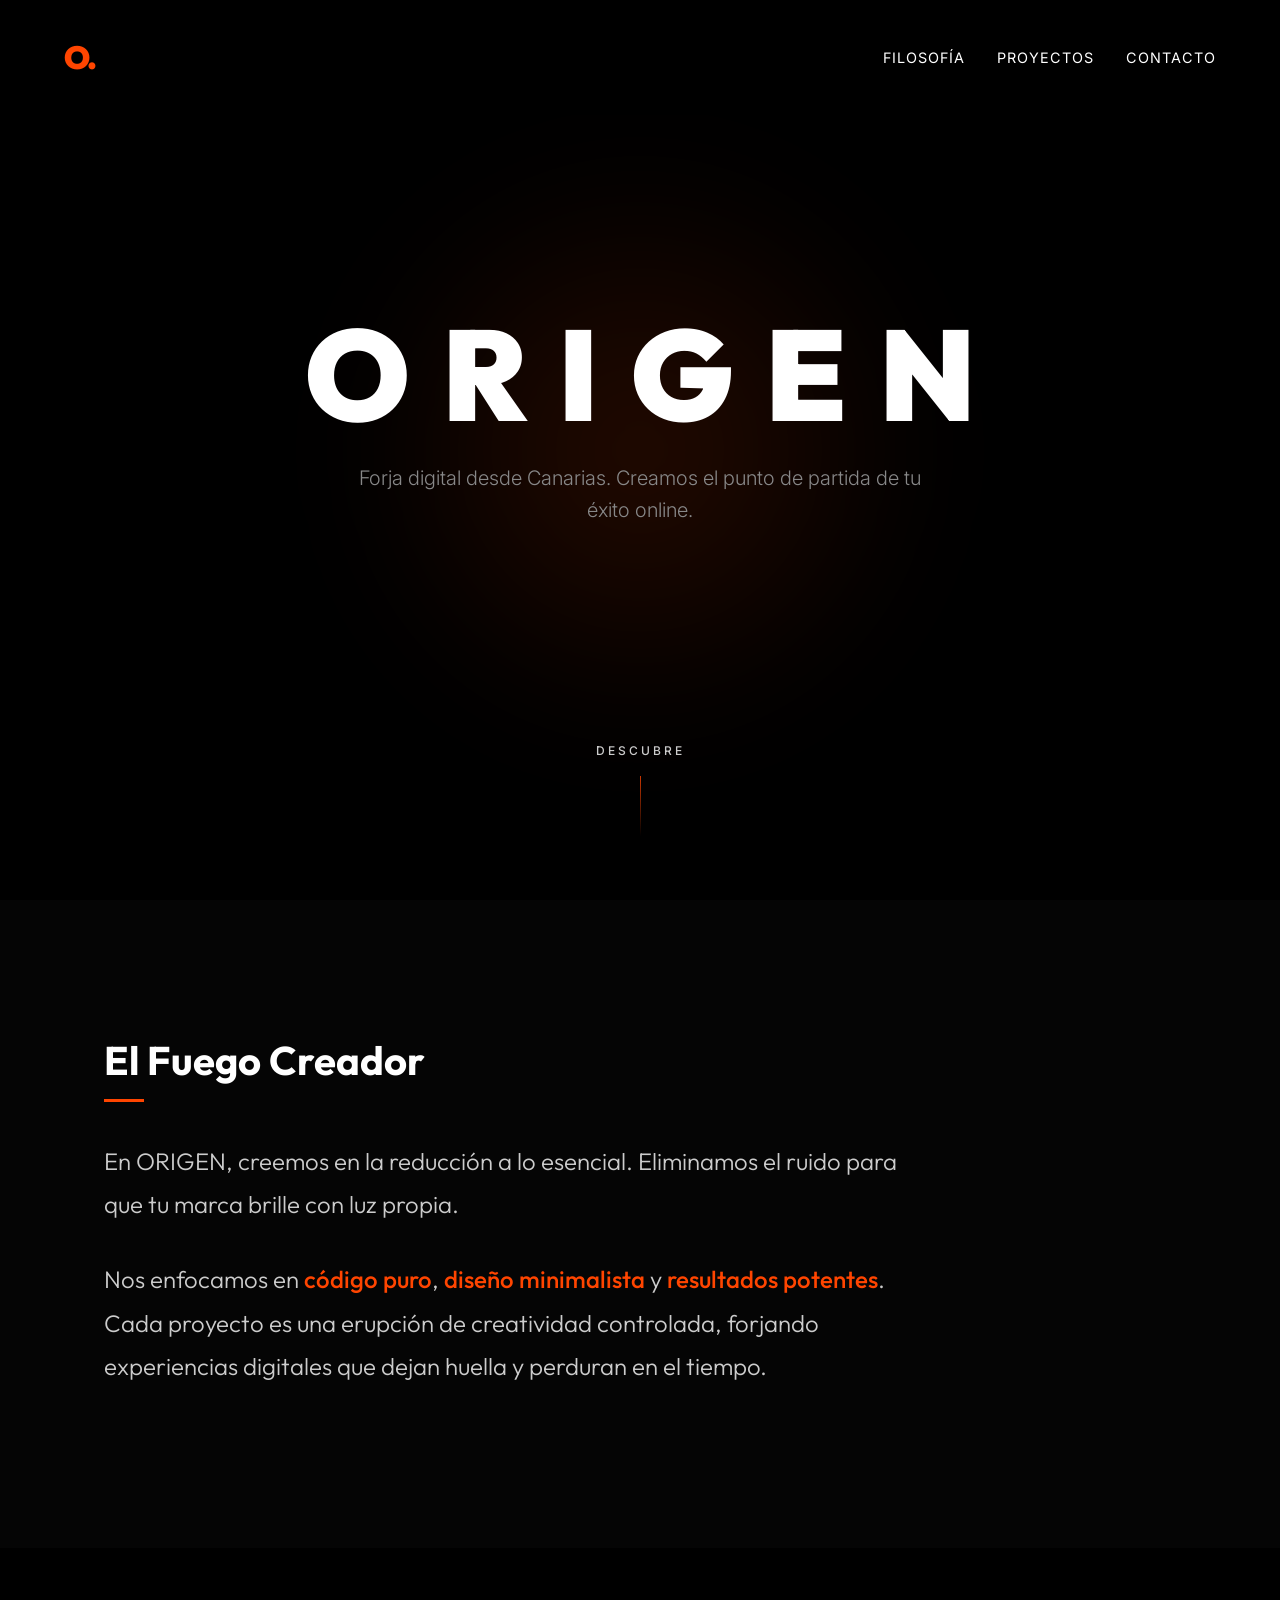
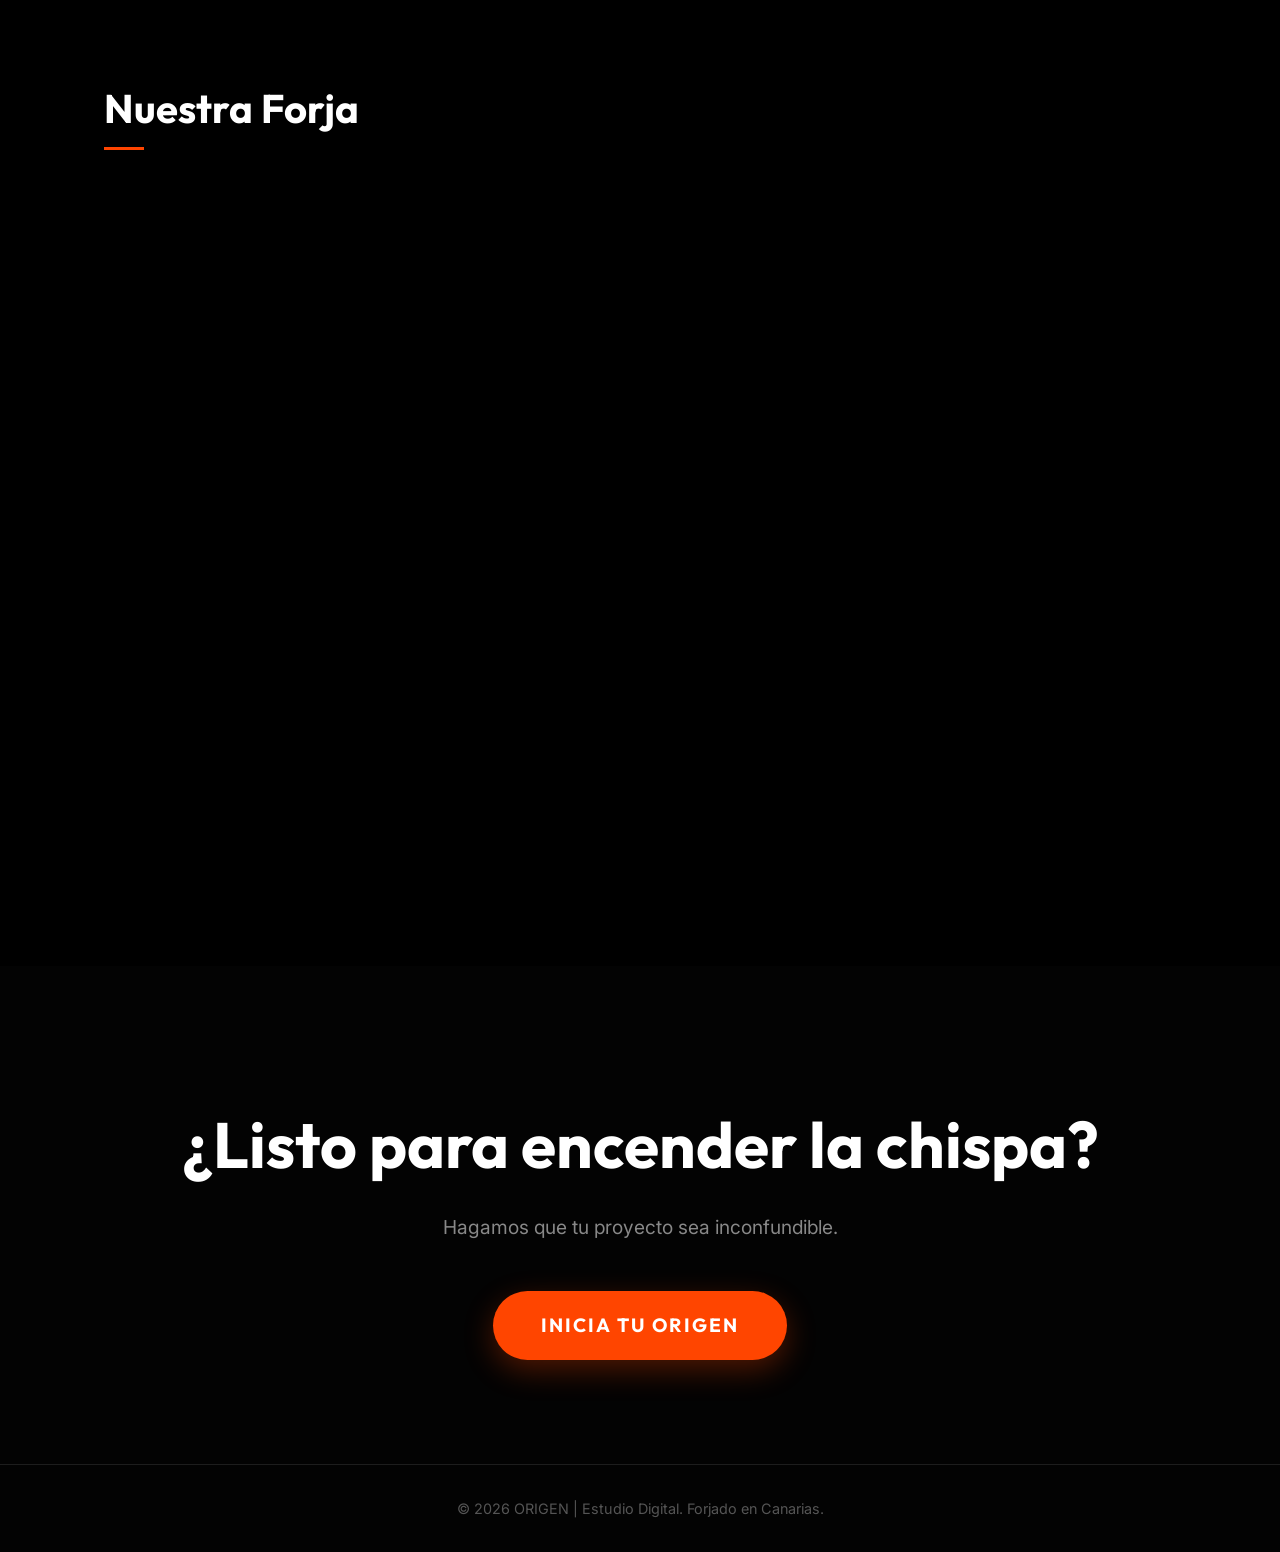
<file: Proyecto/origen-portfolio/index.html>
<!DOCTYPE html>
<html lang="es">

<head>
    <meta charset="UTF-8">
    <meta name="viewport" content="width=device-width, initial-scale=1.0">
    <title>ORIGEN | Estudio Digital</title>
    <link rel="preconnect" href="https://fonts.googleapis.com">
    <link rel="preconnect" href="https://fonts.gstatic.com" crossorigin>
    <link
        href="https://fonts.googleapis.com/css2?family=Outfit:wght@300;400;700;900&family=Inter:wght@300;400;500&display=swap"
        rel="stylesheet">
    <link rel="stylesheet" href="style.css">
</head>

<body>
    <nav class="navbar">
        <div class="logo">O.</div>
        <div class="nav-links">
            <a href="#filosofia">Filosofía</a>
            <a href="#proyectos">Proyectos</a>
            <a href="#contacto">Contacto</a>
        </div>
    </nav>

    <main>
        <section class="hero">
            <div class="hero-content">
                <h1 class="hero-title">ORIGEN</h1>
                <p class="hero-subtitle">Forja digital desde Canarias. Creamos el punto de partida de tu éxito online.
                </p>
            </div>

            <a href="#filosofia" class="scroll-indicator">
                <span>DESCUBRE</span>
                <div class="line"></div>
            </a>

            <div class="glow lava-glow"></div>
        </section>

        <section id="filosofia" class="philosophy">
            <div class="container">
                <h2 class="section-title">El Fuego Creador</h2>
                <div class="philosophy-text">
                    <p>En ORIGEN, creemos en la reducción a lo esencial. Eliminamos el ruido para que tu marca brille
                        con luz propia.</p>
                    <p>Nos enfocamos en <strong>código puro</strong>, <strong>diseño minimalista</strong> y
                        <strong>resultados potentes</strong>. Cada proyecto es una erupción de creatividad controlada,
                        forjando experiencias digitales que dejan huella y perduran en el tiempo.
                    </p>
                </div>
            </div>
        </section>

        <section id="proyectos" class="projects">
            <div class="container">
                <h2 class="section-title">Nuestra Forja</h2>
                <div class="projects-grid">
                    <a href="restaurant/index.html" class="project-card">
                        <div class="project-image"
                            style="background-image: url('https://images.unsplash.com/photo-1550966871-3ed3cdb5ed0c?auto=format&fit=crop&q=80&w=800');">
                            <div class="project-overlay">
                                <h3>La Brasa</h3>
                                <p>Alta Cocina</p>
                                <span class="view-btn">Ver Demo</span>
                            </div>
                        </div>
                    </a>
                    <a href="hotel/index.html" class="project-card">
                        <div class="project-image"
                            style="background-image: url('https://images.unsplash.com/photo-1582719508461-905c673771fd?auto=format&fit=crop&q=80&w=800');">
                            <div class="project-overlay">
                                <h3>Ceniza Boutique</h3>
                                <p>Hotel Exclusivo</p>
                                <span class="view-btn">Ver Demo</span>
                            </div>
                        </div>
                    </a>
                </div>
            </div>
        </section>
    </main>

    <footer id="contacto">
        <div class="container footer-content">
            <h2>¿Listo para encender la chispa?</h2>
            <p>Hagamos que tu proyecto sea inconfundible.</p>
            <a href="mailto:hola@origen.com" class="cta-button">Inicia tu origen</a>
        </div>
        <div class="footer-bottom">
            <p>&copy; 2026 ORIGEN | Estudio Digital. Forjado en Canarias.</p>
        </div>
    </footer>

    <script>
        // Simple scroll reveal animation
        const observerOptions = {
            threshold: 0.1,
            rootMargin: "0px 0px -50px 0px"
        };

        const observer = new IntersectionObserver((entries) => {
            entries.forEach(entry => {
                if (entry.isIntersecting) {
                    entry.target.classList.add('visible');
                }
            });
        }, observerOptions);

        document.querySelectorAll('section, .project-card').forEach(el => {
            el.classList.add('fade-in-up');
            observer.observe(el);
        });
    </script>
</body>

</html>
</file>
<file: Proyecto/origen-portfolio/style.css>
:root {
    --bg-color: #000000;
    --text-color: #ffffff;
    --text-muted: #888888;
    --accent-color: #FF4500;
    /* Orange Lava */
    --accent-glow: rgba(255, 69, 0, 0.3);

    --font-heading: 'Outfit', sans-serif;
    --font-body: 'Inter', sans-serif;
}

* {
    margin: 0;
    padding: 0;
    box-sizing: border-box;
}

html {
    scroll-behavior: smooth;
}

body {
    background-color: var(--bg-color);
    color: var(--text-color);
    font-family: var(--font-body);
    line-height: 1.6;
    overflow-x: hidden;
}

.container {
    max-width: 1200px;
    margin: 0 auto;
    padding: 0 5%;
}

h1,
h2,
h3,
h4 {
    font-family: var(--font-heading);
    font-weight: 700;
}

a {
    text-decoration: none;
    color: inherit;
}

/* Navbar */
.navbar {
    position: fixed;
    top: 0;
    width: 100%;
    padding: 2rem 5%;
    display: flex;
    justify-content: space-between;
    align-items: center;
    z-index: 100;
    background: linear-gradient(to bottom, rgba(0, 0, 0, 0.8), transparent);
    backdrop-filter: blur(5px);
}

.logo {
    font-family: var(--font-heading);
    font-size: 2rem;
    font-weight: 900;
    color: var(--accent-color);
    letter-spacing: -2px;
}

.nav-links {
    display: flex;
    gap: 2rem;
}

.nav-links a {
    font-size: 0.9rem;
    text-transform: uppercase;
    letter-spacing: 1px;
    position: relative;
    transition: color 0.3s ease;
}

.nav-links a:hover {
    color: var(--accent-color);
}

.nav-links a::after {
    content: '';
    position: absolute;
    bottom: -5px;
    left: 0;
    width: 0%;
    height: 1px;
    background-color: var(--accent-color);
    transition: width 0.3s ease;
}

.nav-links a:hover::after {
    width: 100%;
}

/* Hero Section */
.hero {
    min-height: 100vh;
    display: flex;
    flex-direction: column;
    align-items: center;
    justify-content: center;
    position: relative;
    text-align: center;
    overflow: hidden;
    padding: 6rem 1rem 4rem;
    /* Padding for header and footer spacing */
}

.hero-content {
    position: relative;
    z-index: 10;
    max-width: 800px;
    display: flex;
    flex-direction: column;
    align-items: center;
    gap: 1.5rem;
    margin: auto 0;
}

.hero-title {
    font-size: clamp(3rem, 12vw, 8rem);
    font-weight: 900;
    letter-spacing: clamp(0.5rem, 4vw, 2rem);
    margin-right: calc(-1 * clamp(0.5rem, 4vw, 2rem));
    /* Compensate for last letter spacing */
    margin-bottom: 0;
    animation: fadeInUp 1.5s cubic-bezier(0.2, 0.8, 0.2, 1);
    line-height: 1;
    word-break: break-word;
    /* Allows long text to gracefully wrap on extremely small screens if it absolutely must */
}

.hero-subtitle {
    font-size: clamp(1rem, 2.5vw, 1.25rem);
    color: var(--text-muted);
    font-weight: 300;
    max-width: 600px;
    margin: 0 auto;
    animation: fadeInUp 1.5s cubic-bezier(0.2, 0.8, 0.2, 1) 0.3s backwards;
    line-height: 1.6;
}

.glow {
    position: absolute;
    width: 600px;
    height: 600px;
    background: radial-gradient(circle, var(--accent-glow) 0%, transparent 70%);
    top: 50%;
    left: 50%;
    transform: translate(-50%, -50%);
    border-radius: 50%;
    filter: blur(60px);
    z-index: 1;
    opacity: 0.5;
    animation: pulse 8s infinite alternate;
}

.scroll-indicator {
    position: relative;
    display: flex;
    flex-direction: column;
    align-items: center;
    gap: 1rem;
    opacity: 0.8;
    animation: fadeInUp 1.5s ease 1s backwards;
    z-index: 10;
    transition: opacity 0.3s ease;
    cursor: pointer;
}

.scroll-indicator:hover {
    opacity: 1;
}

.scroll-indicator span {
    font-size: 0.75rem;
    letter-spacing: 3px;
    text-transform: uppercase;
    font-weight: 500;
}

.scroll-indicator .line {
    width: 1px;
    height: 60px;
    background: linear-gradient(to bottom, var(--accent-color), transparent);
}

/* Sections */
.section-title {
    font-size: 2.5rem;
    margin-bottom: 3rem;
    position: relative;
    display: inline-block;
}

.section-title::after {
    content: '';
    position: absolute;
    bottom: -10px;
    left: 0;
    width: 40px;
    height: 3px;
    background-color: var(--accent-color);
}

.philosophy {
    padding: 8rem 0;
    background-color: #050505;
}

.philosophy-text {
    max-width: 800px;
    font-size: 1.5rem;
    font-family: var(--font-heading);
    font-weight: 300;
    line-height: 1.8;
}

.philosophy-text p {
    margin-bottom: 2rem;
    color: #cccccc;
}

.philosophy-text strong {
    color: var(--accent-color);
    font-weight: 500;
}

/* Projects */
.projects {
    padding: 8rem 0;
}

.projects-grid {
    display: grid;
    grid-template-columns: repeat(auto-fit, minmax(280px, 1fr));
    gap: 2rem;
}

.project-card {
    display: block;
    border-radius: 4px;
    overflow: hidden;
    position: relative;
    aspect-ratio: 4/5;
}

.project-image {
    width: 100%;
    height: 100%;
    background-size: cover;
    background-position: center;
    transition: transform 0.7s cubic-bezier(0.2, 0.8, 0.2, 1);
}

.project-overlay {
    position: absolute;
    inset: 0;
    background: linear-gradient(to top, rgba(0, 0, 0, 0.9), rgba(0, 0, 0, 0.2) 60%);
    padding: 2rem;
    display: flex;
    flex-direction: column;
    justify-content: flex-end;
    opacity: 0;
    transition: opacity 0.5s ease;
}

.project-card:hover .project-image {
    transform: scale(1.05);
}

.project-card:hover .project-overlay {
    opacity: 1;
}

.project-overlay h3 {
    font-size: 2rem;
    margin-bottom: 0.5rem;
    transform: translateY(20px);
    transition: transform 0.5s ease;
}

.project-overlay p {
    color: var(--accent-color);
    text-transform: uppercase;
    letter-spacing: 2px;
    font-size: 0.8rem;
    margin-bottom: 1.5rem;
    transform: translateY(20px);
    transition: transform 0.5s ease 0.1s;
}

.view-btn {
    align-self: flex-start;
    padding: 0.5rem 1.5rem;
    border: 1px solid var(--text-color);
    border-radius: 30px;
    font-size: 0.8rem;
    text-transform: uppercase;
    letter-spacing: 1px;
    transition: all 0.3s ease;
    transform: translateY(20px);
    opacity: 0;
}

.project-card:hover .project-overlay h3,
.project-card:hover .project-overlay p,
.project-card:hover .view-btn {
    transform: translateY(0);
}

.project-card:hover .view-btn {
    opacity: 1;
    transition-delay: 0.2s;
}

.view-btn:hover {
    background-color: var(--text-color);
    color: var(--bg-color);
}

/* Footer / Contact */
footer {
    padding: 8rem 0 2rem;
    background-color: #030303;
    text-align: center;
    position: relative;
    overflow: hidden;
}

.footer-content {
    position: relative;
    z-index: 10;
    margin-bottom: 6rem;
}

.footer-content h2 {
    font-size: clamp(2rem, 5vw, 4rem);
    margin-bottom: 1rem;
}

.footer-content p {
    color: var(--text-muted);
    font-size: 1.2rem;
    margin-bottom: 3rem;
}

.cta-button {
    display: inline-block;
    padding: 1.2rem 3rem;
    background-color: var(--accent-color);
    color: #fff;
    font-family: var(--font-heading);
    font-weight: 700;
    font-size: 1.2rem;
    text-transform: uppercase;
    letter-spacing: 2px;
    border-radius: 50px;
    position: relative;
    overflow: hidden;
    transition: transform 0.3s ease, box-shadow 0.3s ease;
    box-shadow: 0 10px 30px rgba(255, 69, 0, 0.3);
}

.cta-button::before {
    content: '';
    position: absolute;
    top: 0;
    left: -100%;
    width: 100%;
    height: 100%;
    background: linear-gradient(90deg, transparent, rgba(255, 255, 255, 0.2), transparent);
    transition: left 0.5s ease;
}

.cta-button:hover {
    transform: translateY(-5px);
    box-shadow: 0 15px 40px rgba(255, 69, 0, 0.5);
}

.cta-button:hover::before {
    left: 100%;
}

.footer-bottom {
    border-top: 1px solid rgba(255, 255, 255, 0.1);
    padding-top: 2rem;
    color: #555;
    font-size: 0.9rem;
}

/* Utility / Animations */
.fade-in-up {
    opacity: 0;
    transform: translateY(30px);
    transition: opacity 1s ease, transform 1s cubic-bezier(0.2, 0.8, 0.2, 1);
}

.fade-in-up.visible {
    opacity: 1;
    transform: translateY(0);
}

@keyframes fadeInUp {
    from {
        opacity: 0;
        transform: translateY(30px);
    }

    to {
        opacity: 1;
        transform: translateY(0);
    }
}

@keyframes pulse {
    0% {
        transform: translate(-50%, -50%) scale(1);
        opacity: 0.3;
    }

    100% {
        transform: translate(-50%, -50%) scale(1.2);
        opacity: 0.6;
    }
}

@media (max-width: 768px) {
    .nav-links {
        display: none;
        /* Simplification for mobile, could add a hamburger menu */
    }

    .philosophy-text {
        font-size: 1.2rem;
    }
}
</file>
